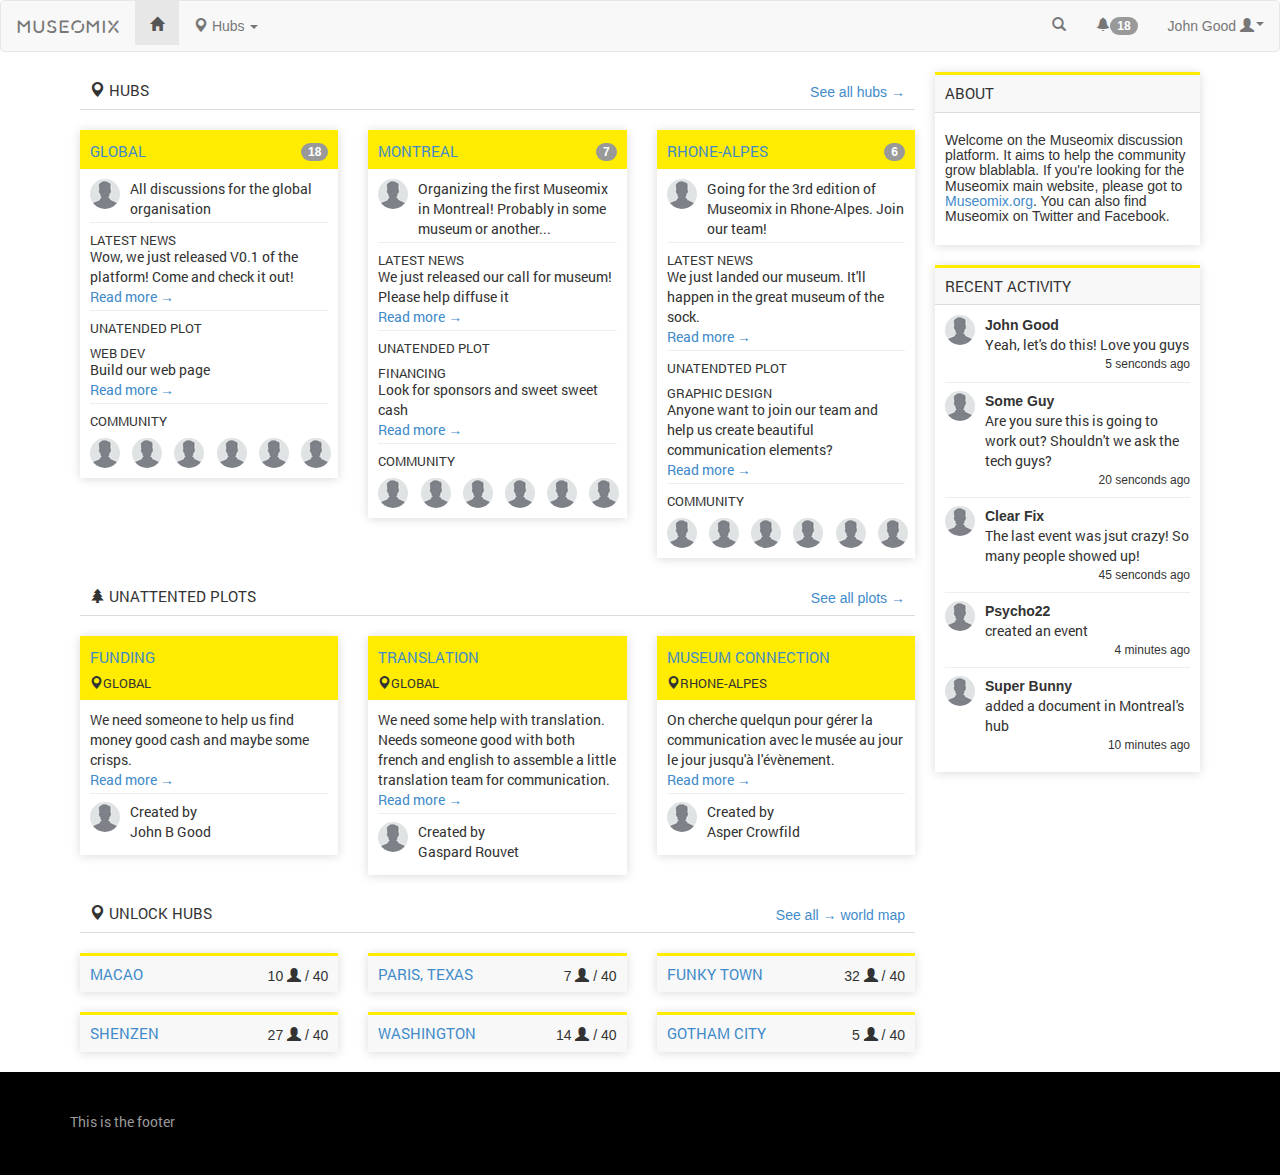
<file: index.html>
<html>
    <head>
        <meta charset="utf-8">
        <meta name="viewport" content="width=device-width, initial-scale=1.0">
        <meta http-equiv="X-UA-Compatible" content="IE=edge">
        <meta name="description" content="Project Starter">
    	<meta name="author" content="nod-A">
        <title>Museomix Online</title>
		<link href="css/style.css" rel="stylesheet" type="text/css" />
		<link href="libs/dist/css/bootstrap.css" rel="stylesheet">
        <link rel="icon" type="image/x-icon" href="images/favicon.ico" />
        <script src="libs/jquery.min.js"></script>
        <script> 
			$(function(){
			  $("#header").load("includes/header.html"); 
			  $("#footer").load("includes/footer.html"); 
			});
		</script> 

    </head>
    <body>
    	<div id="wrap">

    		<!-- header -->
    		<div id="header"></div>
			<!-- fin header-->

    		<div class="container">
    			<!-- container left -->
    			<div class="col-md-9">
    				<div class="category-title">
    					<div class="right"><a href="#">See all hubs →</a></div>
    					<h3><span class="glyphicon glyphicon-map-marker"></span> Hubs</h3>
    				</div>
    				
    				<div class="small-container">
    					<!-- column 1 -->
	    				<div class="col-md-4 col-sm-4">
	    					<div class="item">
	    						<div class="cat-item-title"><span class="badge">18</span><a href="#"><h3>Global</h3></a></div>
	  							<div class="item-content">
	  								<div class="item-avatar"><a class="tooltip-img" href="#"><img class="left thumb-avatar" src="images/profile30px.jpg" alt="avatar-name" data-toggle="tooltip" title="avatar name"></a></div>
	    						<div class="cat-description"><p>All discussions for the global organisation</p></div>  
	    						<hr/>
	    						<h4>Latest news</h4>
	    						<p>Wow, we just released V0.1 of the platform! Come and check it out! <br/><a href="#">Read more →</a></p>
	    						<hr/>
	    						<h4>Unatended plot</h4>
	    						<h4>Web Dev</h4>
	    						<p>Build our web page<br/><a href="#">Read more →</a></p>
	    						<hr/>
	    						<h4>Community</h4>
		    						<div class="row community">
		    							<div class="col-md-2 col-sm-2 col-xs-2">
		    								<div class="item-avatar"><a class="tooltip-img" href="#"><img class="left thumb-avatar" src="images/profile30px.jpg" alt="avatar-name" data-toggle="tooltip" title="avatar name"></a></div>
		    							</div>
		    							<div class="col-md-2 col-sm-2 col-xs-2">
		    								<div class="item-avatar"><a class="tooltip-img" href="#"><img class="left thumb-avatar" src="images/profile30px.jpg" alt="avatar-name" data-toggle="tooltip" title="avatar name"></a></div>
		    							</div>
		    							<div class="col-md-2 col-sm-2 col-xs-2">
		    								<div class="item-avatar"><a class="tooltip-img" href="#"><img class="left thumb-avatar" src="images/profile30px.jpg" alt="avatar-name" data-toggle="tooltip" title="avatar name"></a></div>
		    							</div>
		    							<div class="col-md-2 col-sm-2 col-xs-2">
		    								<div class="item-avatar"><a class="tooltip-img" href="#"><img class="left thumb-avatar" src="images/profile30px.jpg" alt="avatar-name" data-toggle="tooltip" title="avatar name"></a></div>
		    							</div>
		    							<div class="col-md-2 col-sm-2 col-xs-2">
		    								<div class="item-avatar"><a class="tooltip-img" href="#"><img class="left thumb-avatar" src="images/profile30px.jpg" alt="avatar-name" data-toggle="tooltip" title="avatar name"></a></div>
		    							</div>
		    							<div class="col-md-2 col-sm-2 col-xs-2">
		    								<div class="item-avatar"><a class="tooltip-img" href="#"><img class="left thumb-avatar" src="images/profile30px.jpg" alt="avatar-name" data-toggle="tooltip" title="avatar name"></a></div>
		    							</div>
		    						</div>
	  							</div>
	  						</div>
	  					</div>
	  					<!-- end column 1 -->

	  					<!-- begining of column 2 -->
	  					<div class="col-md-4 col-sm-4">
	    					<div class="item">
	    						<div class="cat-item-title"><span class="badge">7</span><a href="#"><h3>Montreal</h3></a></div>
	  							<div class="item-content">
	  								<div class="item-avatar"><a class="tooltip-img" href="#"><img class="left thumb-avatar" src="images/profile30px.jpg" alt="avatar-name" data-toggle="tooltip" title="avatar name"></a></div>
	    						<div class="cat-description"><p>Organizing the first Museomix in Montreal! Probably in some museum or another...</p></div>  
	    						<hr/>
	    						<h4>Latest news</h4>
	    						<p>We just released our call for museum! Please help diffuse it<br/><a href="#">Read more →</a></p>
	    						<hr/>
	    						<h4>Unatended plot</h4>
	    						<h4>Financing </h4><p>Look for sponsors and sweet sweet cash<br/><a href="#">Read more →</a></p>
	    						<hr/>
	    						<h4>Community</h4>
		    						<div class="row community">
		    							<div class="col-md-2 col-sm-2 col-xs-2">
		    								<div class="item-avatar"><a class="tooltip-img" href="#"><img class="left thumb-avatar" src="images/profile30px.jpg" alt="avatar-name" data-toggle="tooltip" title="avatar name"></a></div>
		    							</div>
		    							<div class="col-md-2 col-sm-2 col-xs-2">
		    								<div class="item-avatar"><a class="tooltip-img" href="#"><img class="left thumb-avatar" src="images/profile30px.jpg" alt="avatar-name" data-toggle="tooltip" title="avatar name"></a></div>
		    							</div>
		    							<div class="col-md-2 col-sm-2 col-xs-2">
		    								<div class="item-avatar"><a class="tooltip-img" href="#"><img class="left thumb-avatar" src="images/profile30px.jpg" alt="avatar-name" data-toggle="tooltip" title="avatar name"></a></div>
		    							</div>
		    							<div class="col-md-2 col-sm-2 col-xs-2">
		    								<div class="item-avatar"><a class="tooltip-img" href="#"><img class="left thumb-avatar" src="images/profile30px.jpg" alt="avatar-name" data-toggle="tooltip" title="avatar name"></a></div>
		    							</div>
		    							<div class="col-md-2 col-sm-2 col-xs-2">
		    								<div class="item-avatar"><a class="tooltip-img" href="#"><img class="left thumb-avatar" src="images/profile30px.jpg" alt="avatar-name" data-toggle="tooltip" title="avatar name"></a></div>
		    							</div>
		    							<div class="col-md-2 col-sm-2 col-xs-2">
		    								<div class="item-avatar"><a class="tooltip-img" href="#"><img class="left thumb-avatar" src="images/profile30px.jpg" alt="avatar-name" data-toggle="tooltip" title="avatar name"></a></div>
		    							</div>
		    						</div>
	  							</div>
	  						</div>
	  					</div>
	  					<!-- end column 2 -->

	  					<!-- begining fo column 3 -->
	  					<div class="col-md-4 col-sm-4">
	    					<div class="item">
	    						<div class="cat-item-title"><span class="badge">6</span><a href="#"><h3>Rhone-Alpes</h3></a></div>
	  							<div class="item-content">
	  								<div class="item-avatar"><a class="tooltip-img" href="#"><img class="left thumb-avatar" src="images/profile30px.jpg" alt="avatar-name" data-toggle="tooltip" title="avatar name"></a></div>
	    						<div class="cat-description"><p>Going for the 3rd edition of Museomix in Rhone-Alpes. Join our team!</p></div>  
	    						<hr/>
	    						<h4>Latest news</h4>
	    						<p>We just landed our museum. It'll happen in the great museum of the sock.<br/><a href="#">Read more →</a></p>
	    						<hr/>
	    						<h4>Unatendted plot</h4>
	    						<h4>Graphic design</h4>
	    						<p>Anyone want to join our team and help us create beautiful communication elements?<br/><a href="#">Read more →</a></p>
	    						<hr/>
	    						<h4>Community</h4>
		    						<div class="row community">
		    							<div class="col-md-2 col-sm-2 col-xs-2">
		    								<div class="item-avatar"><a class="tooltip-img" href="#"><img class="left thumb-avatar" src="images/profile30px.jpg" alt="avatar-name" data-toggle="tooltip" title="avatar name"></a></div>
		    							</div>
		    							<div class="col-md-2 col-sm-2 col-xs-2">
		    								<div class="item-avatar"><a class="tooltip-img" href="#"><img class="left thumb-avatar" src="images/profile30px.jpg" alt="avatar-name" data-toggle="tooltip" title="avatar name"></a></div>
		    							</div>
		    							<div class="col-md-2 col-sm-2 col-xs-2">
		    								<div class="item-avatar"><a class="tooltip-img" href="#"><img class="left thumb-avatar" src="images/profile30px.jpg" alt="avatar-name" data-toggle="tooltip" title="avatar name"></a></div>
		    							</div>
		    							<div class="col-md-2 col-sm-2 col-xs-2">
		    								<div class="item-avatar"><a class="tooltip-img" href="#"><img class="left thumb-avatar" src="images/profile30px.jpg" alt="avatar-name" data-toggle="tooltip" title="avatar name"></a></div>
		    							</div>
		    							<div class="col-md-2 col-sm-2 col-xs-2">
		    								<div class="item-avatar"><a class="tooltip-img" href="#"><img class="left thumb-avatar" src="images/profile30px.jpg" alt="avatar-name" data-toggle="tooltip" title="avatar name"></a></div>
		    							</div>
		    							<div class="col-md-2 col-sm-2 col-xs-2">
		    								<div class="item-avatar"><a class="tooltip-img" href="#"><img class="left thumb-avatar" src="images/profile30px.jpg" alt="avatar-name" data-toggle="tooltip" title="avatar name"></a></div>
		    							</div>
		    						</div>
	  							</div>
	  						</div>
	  					</div>
						<!-- end column 3 -->

						<!-- column 4 -->

	  				</div>
	  				<div class="clearfix"></div>

	  				<!-- plots -->
	  					<div class="category-title">
	  						<div class="right"><a href="#">See all plots →</a></div>
	    					<h3><span class="glyphicon glyphicon-tree-conifer"></span> Unattented plots</h3>
	    				</div>
	    				<div class="small-container">

		    				<div class="col-md-4 col-sm-4" data-toggle="modal" data-target="#plot-modal">
		    					<div class="item">
		    						<div class="cat-item-title grab"><div class="right unlock-btn hide"><button type="button" class="btn btn-warning btn-sm">Grab!</button></div><a href="#"><h3>Funding</h3></a><h4><span class="glyphicon glyphicon-map-marker"></span>Global</h4></div>
		  							<div class="item-content">
		  								<p>We need someone to help us find money good cash and maybe some crisps.<br/><a href="#">Read more →</a></p>
		  								<hr/>
		  								<div class="item-avatar"><a class="tooltip-img" href="#"><img class="left thumb-avatar" src="images/profile30px.jpg" alt="avatar-name" data-toggle="tooltip" title="avatar name"></a></div>
		    							<div class="cat-description"><p>Created by <br/>John B Good</p></div>  
		  							</div>
		  						</div>
		  					</div>
		  					<!-- end column 1 -->
		  					<div class="col-md-4 col-sm-4" data-toggle="modal" data-target="#plot-modal">
		    					<div class="item">
		    						<div class="cat-item-title grab"><div class="right unlock-btn hide"><button type="button" class="btn btn-warning btn-sm">Grab!</button></div><a href="#"><h3>Translation</h3></a><h4><span class="glyphicon glyphicon-map-marker"></span>Global</h4></div>
		  							<div class="item-content">
		  								<p>We need some help with translation. Needs someone good with both french and english to assemble a little translation team for communication.<br/><a href="#">Read more →</a></p>
		  								<hr/>
		  								<div class="item-avatar"><a class="tooltip-img" href="#"><img class="left thumb-avatar" src="images/profile30px.jpg" alt="avatar-name" data-toggle="tooltip" title="avatar name"></a></div>
		    							<div class="cat-description"><p>Created by <br/>Gaspard Rouvet</p></div>  
		  							</div>
		  						</div>
		  					</div>
		  					<!-- end column 2 -->

		  					<div class="col-md-4 col-sm-4" data-toggle="modal" data-target="#plot-modal">
		    					<div class="item">
		    						<div class="cat-item-title grab"><div class="right unlock-btn hide"><button type="button" class="btn btn-warning btn-sm">Grab!</button></div><a href="#"><h3>Museum connection</h3></a><h4><span class="glyphicon glyphicon-map-marker"></span>Rhone-Alpes</h4></div>
		  							<div class="item-content">
		  								<p>On cherche quelqun pour gérer la communication avec le musée au jour le jour jusqu'à l'évènement.<br/><a href="#">Read more →</a></p>
		  								<hr/>
		  								<div class="item-avatar"><a class="tooltip-img" href="#"><img class="left thumb-avatar" src="images/profile30px.jpg" alt="avatar-name" data-toggle="tooltip" title="avatar name"></a></div>
		    							<div class="cat-description"><p>Created by <br/>Asper Crowfild</p></div>  
		  							</div>
		  						</div>
		  					</div>
		  					<!-- end column 3 -->

		  				</div>



    				<div class="clearfix"></div>

    				<!-- container hubs --> 
  					<div class="category-title">
  						<div class="right"><a href="#">See all →</a> <a href="#"> world map</a></div>
    					<h3><span class="glyphicon glyphicon-map-marker"></span> Unlock hubs</h3>
    				</div>
    				<div class="small-container">
	    				<div class="col-md-4 col-sm-4">
	    					<div class="item unlock">
	    						<div class="cat-item-title">
	    							<div class="right people">10 <span class="glyphicon glyphicon-user"></span> / 40</div>
	    							<div class="right unlock-btn hide"><button type="button" class="btn btn-warning btn-sm">Join to unlock</button></div>
	    							<a href="#"><h3>Macao</h3></a>
	    						</div> 
	  						</div>
	    				</div>
	    				<div class="col-md-4 col-sm-4">
	    					<div class="item unlock">
	    						<div class="cat-item-title">
	    							<div class="right people">7 <span class="glyphicon glyphicon-user"></span> / 40</div>
	    							<div class="right unlock-btn hide"><button type="button" class="btn btn-warning btn-sm">Join to unlock</button></div>
	    							<a href="#"><h3>Paris, Texas</h3></a>
	    						</div> 
	  						</div>
	    				</div>
	    				<div class="col-md-4 col-sm-4">
	    					<div class="item unlock">
	    						<div class="cat-item-title">
	    							<div class="right people">32 <span class="glyphicon glyphicon-user"></span> / 40</div>
	    							<div class="right unlock-btn hide"><button type="button" class="btn btn-warning btn-sm">Join to unlock</button></div>
	    							<a href="#"><h3>Funky town</h3></a>
	    						</div> 
	  						</div>
	    				</div>
	    				<div class="col-md-4 col-sm-4">
	    					<div class="item unlock">
	    						<div class="cat-item-title">
	    							<div class="right people">27 <span class="glyphicon glyphicon-user"></span> / 40</div>
	    							<div class="right unlock-btn hide"><button type="button" class="btn btn-warning btn-sm">Join to unlock</button></div>
	    							<a href="#"><h3>Shenzen</h3></a>
	    						</div> 
	  						</div>
	    				</div>
	    				<div class="col-md-4 col-sm-4">
	    					<div class="item unlock">
	    						<div class="cat-item-title">
	    							<div class="right people">14 <span class="glyphicon glyphicon-user"></span> / 40</div>
	    							<div class="right unlock-btn hide"><button type="button" class="btn btn-warning btn-sm">Join to unlock</button></div>
	    							<a href="#"><h3>Washington</h3></a>
	    						</div> 
	  						</div>
	    				</div>
	    				<div class="col-md-4 col-sm-4">
	    					<div class="item unlock">
	    						<div class="cat-item-title">
	    							<div class="right people">5 <span class="glyphicon glyphicon-user"></span> / 40</div>
	    							<div class="right unlock-btn hide"><button type="button" class="btn btn-warning btn-sm">Join to unlock</button></div>
	    							<a href="#"><h3>Gotham city</h3></a>
	    						</div> 
	  						</div>
	    				</div>
	    			</div>
	    			<div class="clearfix"></div>
    			</div>

    			
    			<!-- end container left -->

    			<!-- sidebar right -->

    			<div class="col-md-3">
    				<div class="item">
    					<div class="item-title"><h3>About</h3></div>
  						<div class="item-content">
    					<h5>Welcome on the Museomix discussion platform. It aims to help the community grow blablabla. 
    					If you're looking for the Museomix main website, please got to <a href="http://museomix.org">Museomix.org</a>. You can also find Museomix on Twitter and Facebook.</h5>  
  						</div>
  					</div>
  					<div class="item">
    					<div class="item-title"><h3>Recent activity</h3></div>
  						<div class="item-content">
  							<div class="comment">
    							<div class="item-avatar"><a class="tooltip-img" href="#"><img class="left thumb-avatar" src="images/profile30px.jpg" alt="avatar-name" data-toggle="tooltip" title="avatar name"></a></div>
    							<div class="cat-description"><strong>John Good</strong><p>Yeah, let's do this! Love you guys</p><h6 class="right">5 senconds ago</h6></div>
    							<div class="clearfix"></div>  
	    						<hr/>
    						</div>
    						<div class="comment">
    							<div class="item-avatar"><a class="tooltip-img" href="#"><img class="left thumb-avatar" src="images/profile30px.jpg" alt="avatar-name" data-toggle="tooltip" title="avatar name"></a></div>
    							<div class="cat-description"><strong>Some Guy</strong><p>Are you sure this is going to work out? Shouldn't we ask the tech guys?</p><h6 class="right">20 senconds ago</h6></div>
    							<div class="clearfix"></div>  
	    						<hr/>
    						</div>
    						<div class="comment">
    							<div class="item-avatar"><a class="tooltip-img" href="#"><img class="left thumb-avatar" src="images/profile30px.jpg" alt="avatar-name" data-toggle="tooltip" title="avatar name"></a></div>
    							<div class="cat-description"><strong>Clear Fix</strong><p>The last event was jsut crazy! So many people showed up!</p><h6 class="right">45 senconds ago</h6></div>
    							<div class="clearfix"></div>  
	    						<hr/>
    						</div>
    						<div class="comment">
    							<div class="item-avatar"><a class="tooltip-img" href="#"><img class="left thumb-avatar" src="images/profile30px.jpg" alt="avatar-name" data-toggle="tooltip" title="avatar name"></a></div>
    							<div class="cat-description"><strong>Psycho22</strong>
    								<p>created an event</p><h6 class="right">4 minutes ago</h6></div>
    							<div class="clearfix"></div>  
	    						<hr/>
    						</div>
    						<div class="comment">
    							<div class="item-avatar"><a class="tooltip-img" href="#"><img class="left thumb-avatar" src="images/profile30px.jpg" alt="avatar-name" data-toggle="tooltip" title="avatar name"></a></div>
    							<div class="cat-description"><strong>Super Bunny</strong>
    								<p>added a document in Montreal's hub</p><h6 class="right">10 minutes ago</h6></div>
    							<div class="clearfix"></div>  
    						</div>
  						</div>
  						<div class="clearfix"></div>
  					</div>
    			</div>
    			<!-- sidebar right end-->

    		</div>


	    	<!-- footer -->
	    	<div id="footer">
	    	</div>

    	</div>

    	<!-- Modals -->
		<div class="modal fade" id="plot-modal" tabindex="-1" role="dialog" aria-labelledby="myModalLabel" aria-hidden="true">
		  <div class="modal-dialog">
		    <div class="modal-content">
			      <div class="modal-header">
			        <button type="button" class="close" data-dismiss="modal" aria-hidden="true">&times;</button>
			        <h3 class="modal-title" id="myModalLabel">Funding and partnerships</h3>
			        <h4><span class="glyphicon glyphicon-map-marker"></span>Global</h4>
			      </div>
			      <div class="modal-body">
			      <p>Yeah, there would be some really awesome text here about how it helps to understand what the plot really is about so that someone can actually decide to grab it... </p>
			      <hr/>
			      <h4>Associated tasks</h4>
			      <ul>
			      	<li>Do something</li>
			      	<li>Or something else</li>
			      	<li>Or, like something really complicated to do etc.</li>
			      </ul>
			      <hr/>
			      <div class="item-avatar"><a class="tooltip-img" href="#"><img class="left thumb-avatar" src="images/profile30px.jpg" alt="avatar-name" data-toggle="tooltip" title="avatar name"></a></div>
			    	<div class="cat-description"><p>Created by <br/>John B Good</p></div>
			      </div>
			      <div class="modal-footer">
			        <button type="button" class="btn btn-default" data-dismiss="modal">Close</button>
			        <button type="button" class="btn btn-warning">Grab!</button>
			      </div>
		    </div>
		  </div>
		</div>

    	<script src="libs/dist/js/bootstrap.min.js"></script>
		<script src="js/starter.js"></script>

    </body>
</html>
</file>
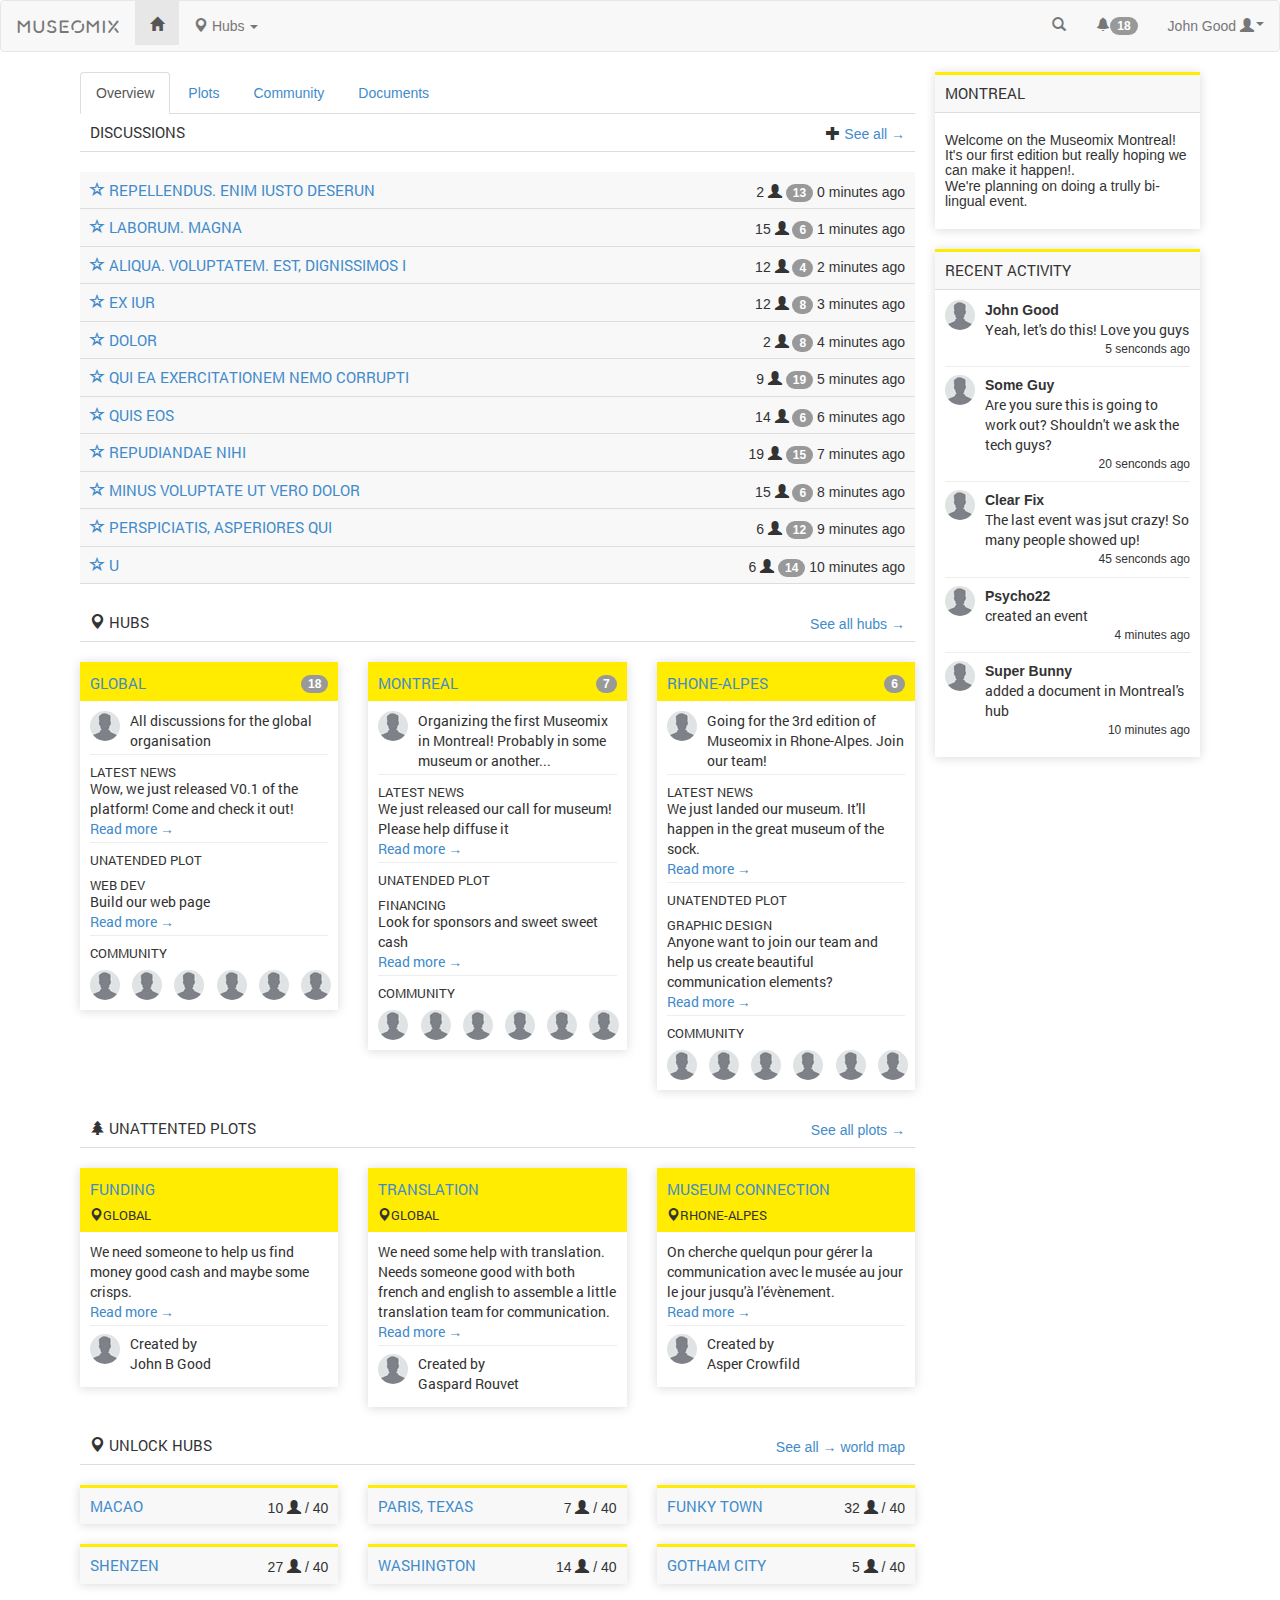
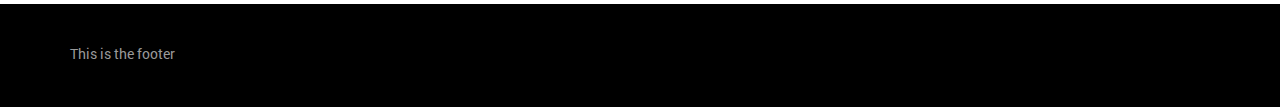
<file: hub.html>
<html>
    <head>
        <meta charset="utf-8">
        <meta name="viewport" content="width=device-width, initial-scale=1.0">
        <meta http-equiv="X-UA-Compatible" content="IE=edge">
        <meta name="description" content="Project Starter">
    	<meta name="author" content="nod-A">
        <title>Museomix Online</title>
		<link href="css/style.css" rel="stylesheet" type="text/css" />
		<link href="libs/dist/css/bootstrap.css" rel="stylesheet">
        <link rel="icon" type="image/x-icon" href="images/favicon.ico" />
        <script src="libs/jquery.min.js"></script>
        <script> 
			$(function(){
			  $("#header").load("includes/header.html"); 
			  $("#footer").load("includes/footer.html"); 
			});
		</script> 

    </head>
    <body>
    	<div id="wrap">

    		<!-- header -->
    		<div id="header"></div>
			<!-- fin header-->

    		<div class="container">
    			<!-- container left -->
    			<div class="col-md-9">
    				<ul class="nav nav-tabs" id="hub-tab">
  						<li class="active"><a href="#home" data-toggle="tab">Overview</a></li>
  						<li><a href="#h-plots" data-toggle="tab">Plots</a></li>
						<li><a href="#community" data-toggle="tab">Community</a></li>
						<li><a href="#docs" data-toggle="tab">Documents</a></li>
					</ul>
					<div class="tab-content">
  						<div class="tab-pane active" id="home">
  							<div id="small-container">
  								<div class="category-title">
			    					<div class="right"><span class="glyphicon glyphicon-plus"></span><a href="#"> See all →</a></div>
			    					<h3>Discussions</h3>
			    				</div>
  								<div class="bb-list">
	  								<div id="discussion"></div>
	  							</div>
  							</div>
  						</div>
  						<!-- end tab 1 -->

  						<div class="tab-pane" id="h-plots">

  						</div>
  						<!-- end tab 2 -->

						<div class="tab-pane" id="community">
							<div class="btn-group">
								<button type="button" class="btn btn-default active">Latest users</button>
								<button type="button" class="btn btn-default">Top posters</button>
								<button type="button" class="btn btn-default">Most reputation</button>
								<button type="button" class="btn btn-default">Online</button>
								<button type="button" class="btn btn-default">Search</button>
							</div>
							<div class="clearfix"></div>
 							<div class="conatainer community-cont">
								<div class="community-item col-md-3 col-sm-3">
									<div class="com-avatar"><img src="images/profile140px.jpg"></div>
									<h4>Name</h4>
									<h4>Some role</h4>
									<p>active X minutes ago</p>
								</div>
							</div>
							<div id="community-list"></div>
							<div class="clearfix"></div>

						</div>
						<!-- end tab 3-->

						<div class="tab-pane" id="docs">
							A list of documents goes here

						</div>
						<!--  end tab 4 -->
					</div>


    				<!-- category -->
    				<div class="category-title">
    					<div class="right"><a href="#">See all hubs →</a></div>
    					<h3><span class="glyphicon glyphicon-map-marker"></span> Hubs</h3>
    				</div>
    				
    				<div class="small-container">
    					<!-- column 1 -->
	    				<div class="col-md-4 col-sm-4">
	    					<div class="item">
	    						<div class="cat-item-title"><span class="badge">18</span><a href="#"><h3>Global</h3></a></div>
	  							<div class="item-content">
	  								<div class="item-avatar"><a class="tooltip-img" href="#"><img class="left thumb-avatar" src="images/profile30px.jpg" alt="avatar-name" data-toggle="tooltip" title="avatar name"></a></div>
	    						<div class="cat-description"><p>All discussions for the global organisation</p></div>  
	    						<hr/>
	    						<h4>Latest news</h4>
	    						<p>Wow, we just released V0.1 of the platform! Come and check it out! <br/><a href="#">Read more →</a></p>
	    						<hr/>
	    						<h4>Unatended plot</h4>
	    						<h4>Web Dev</h4>
	    						<p>Build our web page<br/><a href="#">Read more →</a></p>
	    						<hr/>
	    						<h4>Community</h4>
		    						<div class="row community">
		    							<div class="col-md-2 col-sm-2 col-xs-2">
		    								<div class="item-avatar"><a class="tooltip-img" href="#"><img class="left thumb-avatar" src="images/profile30px.jpg" alt="avatar-name" data-toggle="tooltip" title="avatar name"></a></div>
		    							</div>
		    							<div class="col-md-2 col-sm-2 col-xs-2">
		    								<div class="item-avatar"><a class="tooltip-img" href="#"><img class="left thumb-avatar" src="images/profile30px.jpg" alt="avatar-name" data-toggle="tooltip" title="avatar name"></a></div>
		    							</div>
		    							<div class="col-md-2 col-sm-2 col-xs-2">
		    								<div class="item-avatar"><a class="tooltip-img" href="#"><img class="left thumb-avatar" src="images/profile30px.jpg" alt="avatar-name" data-toggle="tooltip" title="avatar name"></a></div>
		    							</div>
		    							<div class="col-md-2 col-sm-2 col-xs-2">
		    								<div class="item-avatar"><a class="tooltip-img" href="#"><img class="left thumb-avatar" src="images/profile30px.jpg" alt="avatar-name" data-toggle="tooltip" title="avatar name"></a></div>
		    							</div>
		    							<div class="col-md-2 col-sm-2 col-xs-2">
		    								<div class="item-avatar"><a class="tooltip-img" href="#"><img class="left thumb-avatar" src="images/profile30px.jpg" alt="avatar-name" data-toggle="tooltip" title="avatar name"></a></div>
		    							</div>
		    							<div class="col-md-2 col-sm-2 col-xs-2">
		    								<div class="item-avatar"><a class="tooltip-img" href="#"><img class="left thumb-avatar" src="images/profile30px.jpg" alt="avatar-name" data-toggle="tooltip" title="avatar name"></a></div>
		    							</div>
		    						</div>
	  							</div>
	  						</div>
	  					</div>
	  					<!-- end column 1 -->

	  					<!-- begining of column 2 -->
	  					<div class="col-md-4 col-sm-4">
	    					<div class="item">
	    						<div class="cat-item-title"><span class="badge">7</span><a href="#"><h3>Montreal</h3></a></div>
	  							<div class="item-content">
	  								<div class="item-avatar"><a class="tooltip-img" href="#"><img class="left thumb-avatar" src="images/profile30px.jpg" alt="avatar-name" data-toggle="tooltip" title="avatar name"></a></div>
	    						<div class="cat-description"><p>Organizing the first Museomix in Montreal! Probably in some museum or another...</p></div>  
	    						<hr/>
	    						<h4>Latest news</h4>
	    						<p>We just released our call for museum! Please help diffuse it<br/><a href="#">Read more →</a></p>
	    						<hr/>
	    						<h4>Unatended plot</h4>
	    						<h4>Financing </h4><p>Look for sponsors and sweet sweet cash<br/><a href="#">Read more →</a></p>
	    						<hr/>
	    						<h4>Community</h4>
		    						<div class="row community">
		    							<div class="col-md-2 col-sm-2 col-xs-2">
		    								<div class="item-avatar"><a class="tooltip-img" href="#"><img class="left thumb-avatar" src="images/profile30px.jpg" alt="avatar-name" data-toggle="tooltip" title="avatar name"></a></div>
		    							</div>
		    							<div class="col-md-2 col-sm-2 col-xs-2">
		    								<div class="item-avatar"><a class="tooltip-img" href="#"><img class="left thumb-avatar" src="images/profile30px.jpg" alt="avatar-name" data-toggle="tooltip" title="avatar name"></a></div>
		    							</div>
		    							<div class="col-md-2 col-sm-2 col-xs-2">
		    								<div class="item-avatar"><a class="tooltip-img" href="#"><img class="left thumb-avatar" src="images/profile30px.jpg" alt="avatar-name" data-toggle="tooltip" title="avatar name"></a></div>
		    							</div>
		    							<div class="col-md-2 col-sm-2 col-xs-2">
		    								<div class="item-avatar"><a class="tooltip-img" href="#"><img class="left thumb-avatar" src="images/profile30px.jpg" alt="avatar-name" data-toggle="tooltip" title="avatar name"></a></div>
		    							</div>
		    							<div class="col-md-2 col-sm-2 col-xs-2">
		    								<div class="item-avatar"><a class="tooltip-img" href="#"><img class="left thumb-avatar" src="images/profile30px.jpg" alt="avatar-name" data-toggle="tooltip" title="avatar name"></a></div>
		    							</div>
		    							<div class="col-md-2 col-sm-2 col-xs-2">
		    								<div class="item-avatar"><a class="tooltip-img" href="#"><img class="left thumb-avatar" src="images/profile30px.jpg" alt="avatar-name" data-toggle="tooltip" title="avatar name"></a></div>
		    							</div>
		    						</div>
	  							</div>
	  						</div>
	  					</div>
	  					<!-- end column 2 -->

	  					<!-- begining fo column 3 -->
	  					<div class="col-md-4 col-sm-4">
	    					<div class="item">
	    						<div class="cat-item-title"><span class="badge">6</span><a href="#"><h3>Rhone-Alpes</h3></a></div>
	  							<div class="item-content">
	  								<div class="item-avatar"><a class="tooltip-img" href="#"><img class="left thumb-avatar" src="images/profile30px.jpg" alt="avatar-name" data-toggle="tooltip" title="avatar name"></a></div>
	    						<div class="cat-description"><p>Going for the 3rd edition of Museomix in Rhone-Alpes. Join our team!</p></div>  
	    						<hr/>
	    						<h4>Latest news</h4>
	    						<p>We just landed our museum. It'll happen in the great museum of the sock.<br/><a href="#">Read more →</a></p>
	    						<hr/>
	    						<h4>Unatendted plot</h4>
	    						<h4>Graphic design</h4>
	    						<p>Anyone want to join our team and help us create beautiful communication elements?<br/><a href="#">Read more →</a></p>
	    						<hr/>
	    						<h4>Community</h4>
		    						<div class="row community">
		    							<div class="col-md-2 col-sm-2 col-xs-2">
		    								<div class="item-avatar"><a class="tooltip-img" href="#"><img class="left thumb-avatar" src="images/profile30px.jpg" alt="avatar-name" data-toggle="tooltip" title="avatar name"></a></div>
		    							</div>
		    							<div class="col-md-2 col-sm-2 col-xs-2">
		    								<div class="item-avatar"><a class="tooltip-img" href="#"><img class="left thumb-avatar" src="images/profile30px.jpg" alt="avatar-name" data-toggle="tooltip" title="avatar name"></a></div>
		    							</div>
		    							<div class="col-md-2 col-sm-2 col-xs-2">
		    								<div class="item-avatar"><a class="tooltip-img" href="#"><img class="left thumb-avatar" src="images/profile30px.jpg" alt="avatar-name" data-toggle="tooltip" title="avatar name"></a></div>
		    							</div>
		    							<div class="col-md-2 col-sm-2 col-xs-2">
		    								<div class="item-avatar"><a class="tooltip-img" href="#"><img class="left thumb-avatar" src="images/profile30px.jpg" alt="avatar-name" data-toggle="tooltip" title="avatar name"></a></div>
		    							</div>
		    							<div class="col-md-2 col-sm-2 col-xs-2">
		    								<div class="item-avatar"><a class="tooltip-img" href="#"><img class="left thumb-avatar" src="images/profile30px.jpg" alt="avatar-name" data-toggle="tooltip" title="avatar name"></a></div>
		    							</div>
		    							<div class="col-md-2 col-sm-2 col-xs-2">
		    								<div class="item-avatar"><a class="tooltip-img" href="#"><img class="left thumb-avatar" src="images/profile30px.jpg" alt="avatar-name" data-toggle="tooltip" title="avatar name"></a></div>
		    							</div>
		    						</div>
	  							</div>
	  						</div>
	  					</div>
						<!-- end column 3 -->

	  				</div>
	  				<div class="clearfix"></div>

	  				<!-- plots -->
	  					<div class="category-title">
	  						<div class="right"><a href="#">See all plots →</a></div>
	    					<h3><span class="glyphicon glyphicon-tree-conifer"></span> Unattented plots</h3>
	    				</div>
	    				<div class="small-container">

		    				<div class="col-md-4 col-sm-4" data-toggle="modal" data-target="#plot-modal">
		    					<div class="item">
		    						<div class="cat-item-title grab"><div class="right unlock-btn hide"><button type="button" class="btn btn-warning btn-sm">Grab!</button></div><a href="#"><h3>Funding</h3></a><h4><span class="glyphicon glyphicon-map-marker"></span>Global</h4></div>
		  							<div class="item-content">
		  								<p>We need someone to help us find money good cash and maybe some crisps.<br/><a href="#">Read more →</a></p>
		  								<hr/>
		  								<div class="item-avatar"><a class="tooltip-img" href="#"><img class="left thumb-avatar" src="images/profile30px.jpg" alt="avatar-name" data-toggle="tooltip" title="avatar name"></a></div>
		    							<div class="cat-description"><p>Created by <br/>John B Good</p></div>  
		  							</div>
		  						</div>
		  					</div>
		  					<!-- end column 1 -->
		  					<div class="col-md-4 col-sm-4" data-toggle="modal" data-target="#plot-modal">
		    					<div class="item">
		    						<div class="cat-item-title grab"><div class="right unlock-btn hide"><button type="button" class="btn btn-warning btn-sm">Grab!</button></div><a href="#"><h3>Translation</h3></a><h4><span class="glyphicon glyphicon-map-marker"></span>Global</h4></div>
		  							<div class="item-content">
		  								<p>We need some help with translation. Needs someone good with both french and english to assemble a little translation team for communication.<br/><a href="#">Read more →</a></p>
		  								<hr/>
		  								<div class="item-avatar"><a class="tooltip-img" href="#"><img class="left thumb-avatar" src="images/profile30px.jpg" alt="avatar-name" data-toggle="tooltip" title="avatar name"></a></div>
		    							<div class="cat-description"><p>Created by <br/>Gaspard Rouvet</p></div>  
		  							</div>
		  						</div>
		  					</div>
		  					<!-- end column 2 -->

		  					<div class="col-md-4 col-sm-4" data-toggle="modal" data-target="#plot-modal">
		    					<div class="item">
		    						<div class="cat-item-title grab"><div class="right unlock-btn hide"><button type="button" class="btn btn-warning btn-sm">Grab!</button></div><a href="#"><h3>Museum connection</h3></a><h4><span class="glyphicon glyphicon-map-marker"></span>Rhone-Alpes</h4></div>
		  							<div class="item-content">
		  								<p>On cherche quelqun pour gérer la communication avec le musée au jour le jour jusqu'à l'évènement.<br/><a href="#">Read more →</a></p>
		  								<hr/>
		  								<div class="item-avatar"><a class="tooltip-img" href="#"><img class="left thumb-avatar" src="images/profile30px.jpg" alt="avatar-name" data-toggle="tooltip" title="avatar name"></a></div>
		    							<div class="cat-description"><p>Created by <br/>Asper Crowfild</p></div>  
		  							</div>
		  						</div>
		  					</div>
		  					<!-- end column 3 -->

		  				</div>



    				<div class="clearfix"></div>

    				<!-- container hubs --> 
  					<div class="category-title">
  						<div class="right"><a href="#">See all →</a> <a href="#"> world map</a></div>
    					<h3><span class="glyphicon glyphicon-map-marker"></span> Unlock hubs</h3>
    				</div>
    				<div class="small-container">
	    				<div class="col-md-4 col-sm-4">
	    					<div class="item unlock">
	    						<div class="cat-item-title">
	    							<div class="right people">10 <span class="glyphicon glyphicon-user"></span> / 40</div>
	    							<div class="right unlock-btn hide"><button type="button" class="btn btn-warning btn-sm">Join to unlock</button></div>
	    							<a href="#"><h3>Macao</h3></a>
	    						</div> 
	  						</div>
	    				</div>
	    				<div class="col-md-4 col-sm-4">
	    					<div class="item unlock">
	    						<div class="cat-item-title">
	    							<div class="right people">7 <span class="glyphicon glyphicon-user"></span> / 40</div>
	    							<div class="right unlock-btn hide"><button type="button" class="btn btn-warning btn-sm">Join to unlock</button></div>
	    							<a href="#"><h3>Paris, Texas</h3></a>
	    						</div> 
	  						</div>
	    				</div>
	    				<div class="col-md-4 col-sm-4">
	    					<div class="item unlock">
	    						<div class="cat-item-title">
	    							<div class="right people">32 <span class="glyphicon glyphicon-user"></span> / 40</div>
	    							<div class="right unlock-btn hide"><button type="button" class="btn btn-warning btn-sm">Join to unlock</button></div>
	    							<a href="#"><h3>Funky town</h3></a>
	    						</div> 
	  						</div>
	    				</div>
	    				<div class="col-md-4 col-sm-4">
	    					<div class="item unlock">
	    						<div class="cat-item-title">
	    							<div class="right people">27 <span class="glyphicon glyphicon-user"></span> / 40</div>
	    							<div class="right unlock-btn hide"><button type="button" class="btn btn-warning btn-sm">Join to unlock</button></div>
	    							<a href="#"><h3>Shenzen</h3></a>
	    						</div> 
	  						</div>
	    				</div>
	    				<div class="col-md-4 col-sm-4">
	    					<div class="item unlock">
	    						<div class="cat-item-title">
	    							<div class="right people">14 <span class="glyphicon glyphicon-user"></span> / 40</div>
	    							<div class="right unlock-btn hide"><button type="button" class="btn btn-warning btn-sm">Join to unlock</button></div>
	    							<a href="#"><h3>Washington</h3></a>
	    						</div> 
	  						</div>
	    				</div>
	    				<div class="col-md-4 col-sm-4">
	    					<div class="item unlock">
	    						<div class="cat-item-title">
	    							<div class="right people">5 <span class="glyphicon glyphicon-user"></span> / 40</div>
	    							<div class="right unlock-btn hide"><button type="button" class="btn btn-warning btn-sm">Join to unlock</button></div>
	    							<a href="#"><h3>Gotham city</h3></a>
	    						</div> 
	  						</div>
	    				</div>
	    			</div>
	    			<div class="clearfix"></div>
    			</div>

    			
    			<!-- end container left -->

    			<!-- sidebar right -->

    			<div class="col-md-3">
    				<div class="item">
    					<div class="item-title"><h3>Montreal</h3></div>
  						<div class="item-content">
    					<h5>Welcome on the Museomix Montreal! It's our first edition but really hoping we can make it happen!. <br/>
    					We're planning on doing a trully bi-lingual event.</h5>  
  						</div>
  					</div>
  					<div class="item">
    					<div class="item-title"><h3>Recent activity</h3></div>
  						<div class="item-content">
  							<div class="comment">
    							<div class="item-avatar"><a class="tooltip-img" href="#"><img class="left thumb-avatar" src="images/profile30px.jpg" alt="avatar-name" data-toggle="tooltip" title="avatar name"></a></div>
    							<div class="cat-description"><strong>John Good</strong><p>Yeah, let's do this! Love you guys</p><h6 class="right">5 senconds ago</h6></div>
    							<div class="clearfix"></div>  
	    						<hr/>
    						</div>
    						<div class="comment">
    							<div class="item-avatar"><a class="tooltip-img" href="#"><img class="left thumb-avatar" src="images/profile30px.jpg" alt="avatar-name" data-toggle="tooltip" title="avatar name"></a></div>
    							<div class="cat-description"><strong>Some Guy</strong><p>Are you sure this is going to work out? Shouldn't we ask the tech guys?</p><h6 class="right">20 senconds ago</h6></div>
    							<div class="clearfix"></div>  
	    						<hr/>
    						</div>
    						<div class="comment">
    							<div class="item-avatar"><a class="tooltip-img" href="#"><img class="left thumb-avatar" src="images/profile30px.jpg" alt="avatar-name" data-toggle="tooltip" title="avatar name"></a></div>
    							<div class="cat-description"><strong>Clear Fix</strong><p>The last event was jsut crazy! So many people showed up!</p><h6 class="right">45 senconds ago</h6></div>
    							<div class="clearfix"></div>  
	    						<hr/>
    						</div>
    						<div class="comment">
    							<div class="item-avatar"><a class="tooltip-img" href="#"><img class="left thumb-avatar" src="images/profile30px.jpg" alt="avatar-name" data-toggle="tooltip" title="avatar name"></a></div>
    							<div class="cat-description"><strong>Psycho22</strong>
    								<p>created an event</p><h6 class="right">4 minutes ago</h6></div>
    							<div class="clearfix"></div>  
	    						<hr/>
    						</div>
    						<div class="comment">
    							<div class="item-avatar"><a class="tooltip-img" href="#"><img class="left thumb-avatar" src="images/profile30px.jpg" alt="avatar-name" data-toggle="tooltip" title="avatar name"></a></div>
    							<div class="cat-description"><strong>Super Bunny</strong>
    								<p>added a document in Montreal's hub</p><h6 class="right">10 minutes ago</h6></div>
    							<div class="clearfix"></div>  
    						</div>
  						</div>
  						<div class="clearfix"></div>
  					</div>
    			</div>
    			<!-- sidebar right end-->

    		</div>


	    	<!-- footer -->
	    	<div id="footer">
	    	</div>

    	</div>

    	<!-- Modals -->
		<div class="modal fade" id="plot-modal" tabindex="-1" role="dialog" aria-labelledby="myModalLabel" aria-hidden="true">
		  <div class="modal-dialog">
		    <div class="modal-content">
			      <div class="modal-header">
			        <button type="button" class="close" data-dismiss="modal" aria-hidden="true">&times;</button>
			        <h3 class="modal-title" id="myModalLabel">Funding and partnerships</h3>
			        <h4><span class="glyphicon glyphicon-map-marker"></span>Global</h4>
			      </div>
			      <div class="modal-body">
			      <p>Yeah, there would be some really awesome text here about how it helps to understand what the plot really is about so that someone can actually decide to grab it... </p>
			      <hr/>
			      <h4>Associated tasks</h4>
			      <ul>
			      	<li>Do something</li>
			      	<li>Or something else</li>
			      	<li>Or, like something really complicated to do etc.</li>
			      </ul>
			      <hr/>
			      <div class="item-avatar"><a class="tooltip-img" href="#"><img class="left thumb-avatar" src="images/profile30px.jpg" alt="avatar-name" data-toggle="tooltip" title="avatar name"></a></div>
			    	<div class="cat-description"><p>Created by <br/>John B Good</p></div>
			      </div>
			      <div class="modal-footer">
			        <button type="button" class="btn btn-default" data-dismiss="modal">Close</button>
			        <button type="button" class="btn btn-warning">Grab!</button>
			      </div>
		    </div>
		  </div>
		</div>

    	<script src="libs/dist/js/bootstrap.min.js"></script>
    	<script type="text/javascript" src="js/lorem.js"></script>
		<script src="js/starter.js"></script>


    </body>
</html>
</file>
<file: css/style.css>
@charset "utf-8";
/* CSS Document */

@font-face {
	font-family: 'bebas';
	src: url('../fonts/bebasneue.otf'); 
}

@font-face {
	font-family: 'lobster';
	src: url('../fonts/LobsterTwo-Regular.otf');
}

@font-face {
	font-family: 'roboto';
	src: url('../fonts/Roboto-Regular.ttf');
}

@font-face {
	font-family: 'museomix';
	src: url('../fonts/museomix.ttf');
}

h1 {
	font-family: 'bebas' !important;
	margin-bottom: 0px !important;
	margin-top: 0px !important;
}


p {
	font-family: 'roboto' !important;
}

h3 {
	font-family: 'roboto' !important;
	margin-top: 0px !important;
	margin-bottom: 0px !important;
	text-transform:uppercase;
	font-size: 15px !important;
}

h4 {
	font-family: 'roboto' !important;
	margin-top: 10px !important;
	margin-bottom: 0px !important;
	text-transform:uppercase;
	font-size: 13px !important;
}

h6 {
	margin-top: 0px !important;
}

p {
	margin-bottom: 3px !important;
}

hr {
	margin-top: 0px !important;
	margin-bottom: 8px !important;
}

#brand {
	font-family: 'museomix';
}

.navbar {
	height: @line-height-computed;
}

.glyfix {
  	float: none;
 }

#search-box {
	display: none;
}

.title {
	margin-top: 20px;
	margin-left: 15px;
	margin-right: 15px;
}

.item {
	-webkit-box-shadow: 0 1px 10px rgba(0,0,0,0.15);
	-moz-box-shadow: 0 1px 10px rgba(0,0,0,0.15);
	box-shadow: 0 1px 10px rgba(0,0,0,0.15);
	padding-left: 0px;
	padding-right: 0px;
	border-top: 3px solid #FFEC00;
	margin-bottom: 20px;
}

.col-md-3, .col-md-9 {
	padding-left: 10px !important;
	padding-right: 10px !important;
}

.item-title, .item-content {
	padding: 10px;
}

.cat-item-title {
	padding: 10px;
	background-color: #FFEC00;
}

.unlock .cat-item-title {
	background-color: #f8f8f8;
}

.item-title {
	border-bottom: 1px solid #ddd;
	background-color: #f8f8f8;
}

.category-title {
	padding: 10px;
	border-bottom: 1px solid #ddd;
	margin-bottom: 20px;
}

.item .badge {
	float: right;
}

.small-container {
	margin-left: -15px;
	margin-right: -15px;
}

.left {
	float: left;
}

.right {
	float: right;
}

.cat-description {
	padding-left: 40px;
}

.thumb-avatar {
	-webkit-border-radius: 15px;
	-moz-border-radius: 15px;
	-ms-border-radius: 15px;
	-o-border-radius: 15px;
	border-radius: 15px;
}

.community {
	padding-top: 10px;
}

.col-md-2 {
	padding-left: 0px !important;
	padding-right: 0px !important;
}

.row.community {
	margin-left: 0px !important;
}

.hide {
	display:none;
}

.unlock-btn {
	position: relative;
	top: -7px;
	left: 5px;
}

#footer {
	background-color: #000;
	padding-top: 20px;
	padding-bottom: 20px;
}

.small-container {
	cursor: pointer;
}

.modal-header {
	background-color: #FFEC00;
	border-top-left-radius: 6px;
	border-top-right-radius: 6px;
}

.btn-group {
	margin-top: 20px;
}

.bb-list {
	margin-top: 20px;
	margin-bottom: 20px;
}

.item-bb {
	border-bottom: 1px solid #ddd;
}

.item-bb .cat-item-title {
	background-color: #f8f8f8;
}

.com-avatar img {
	width: 140px;
	height: 140px;
	-webkit-border-radius: 50%;
	-moz-border-radius: 50%;
	-ms-border-radius: 50%;
	-o-border-radius: 50%;
	border-radius: 50%;
}

.community-item {
	text-align: center;
	margin-bottom: 20px;
}

.community-cont {
	margin-top: 20px;
}
</file>
